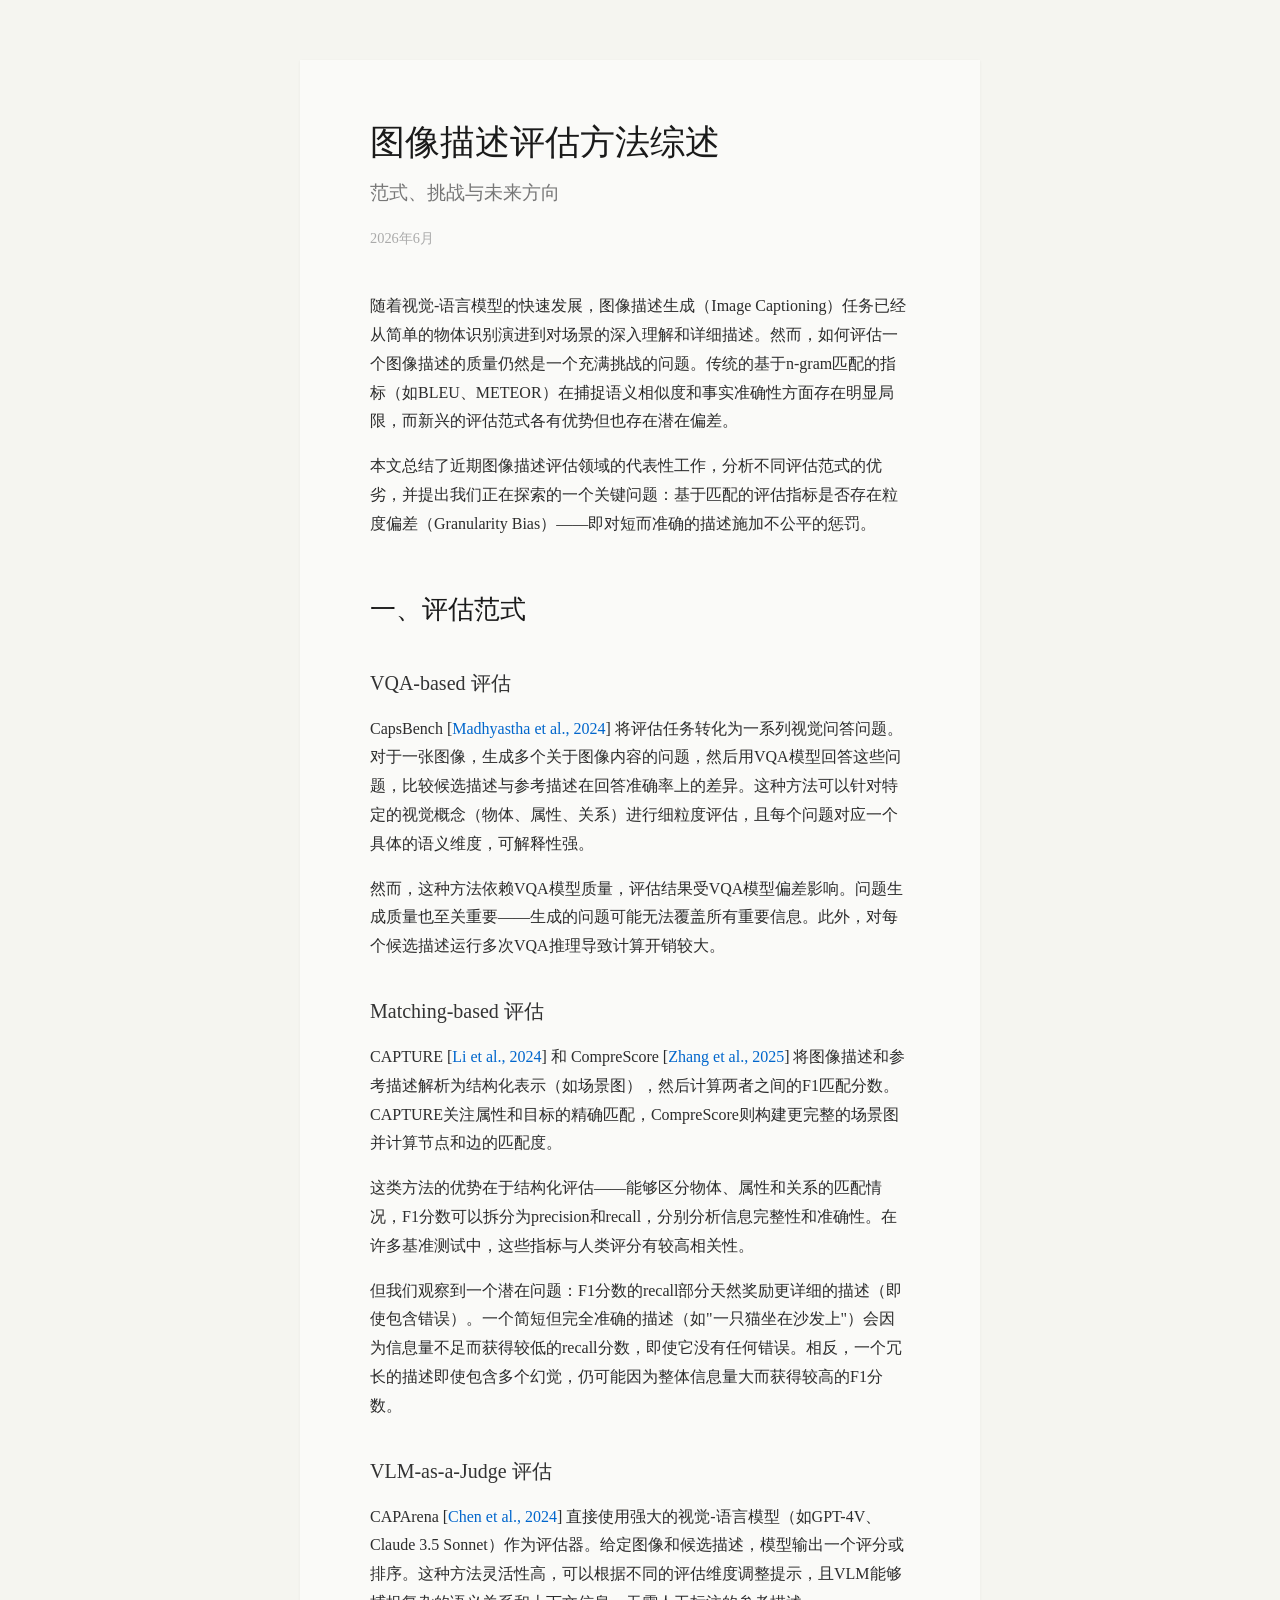
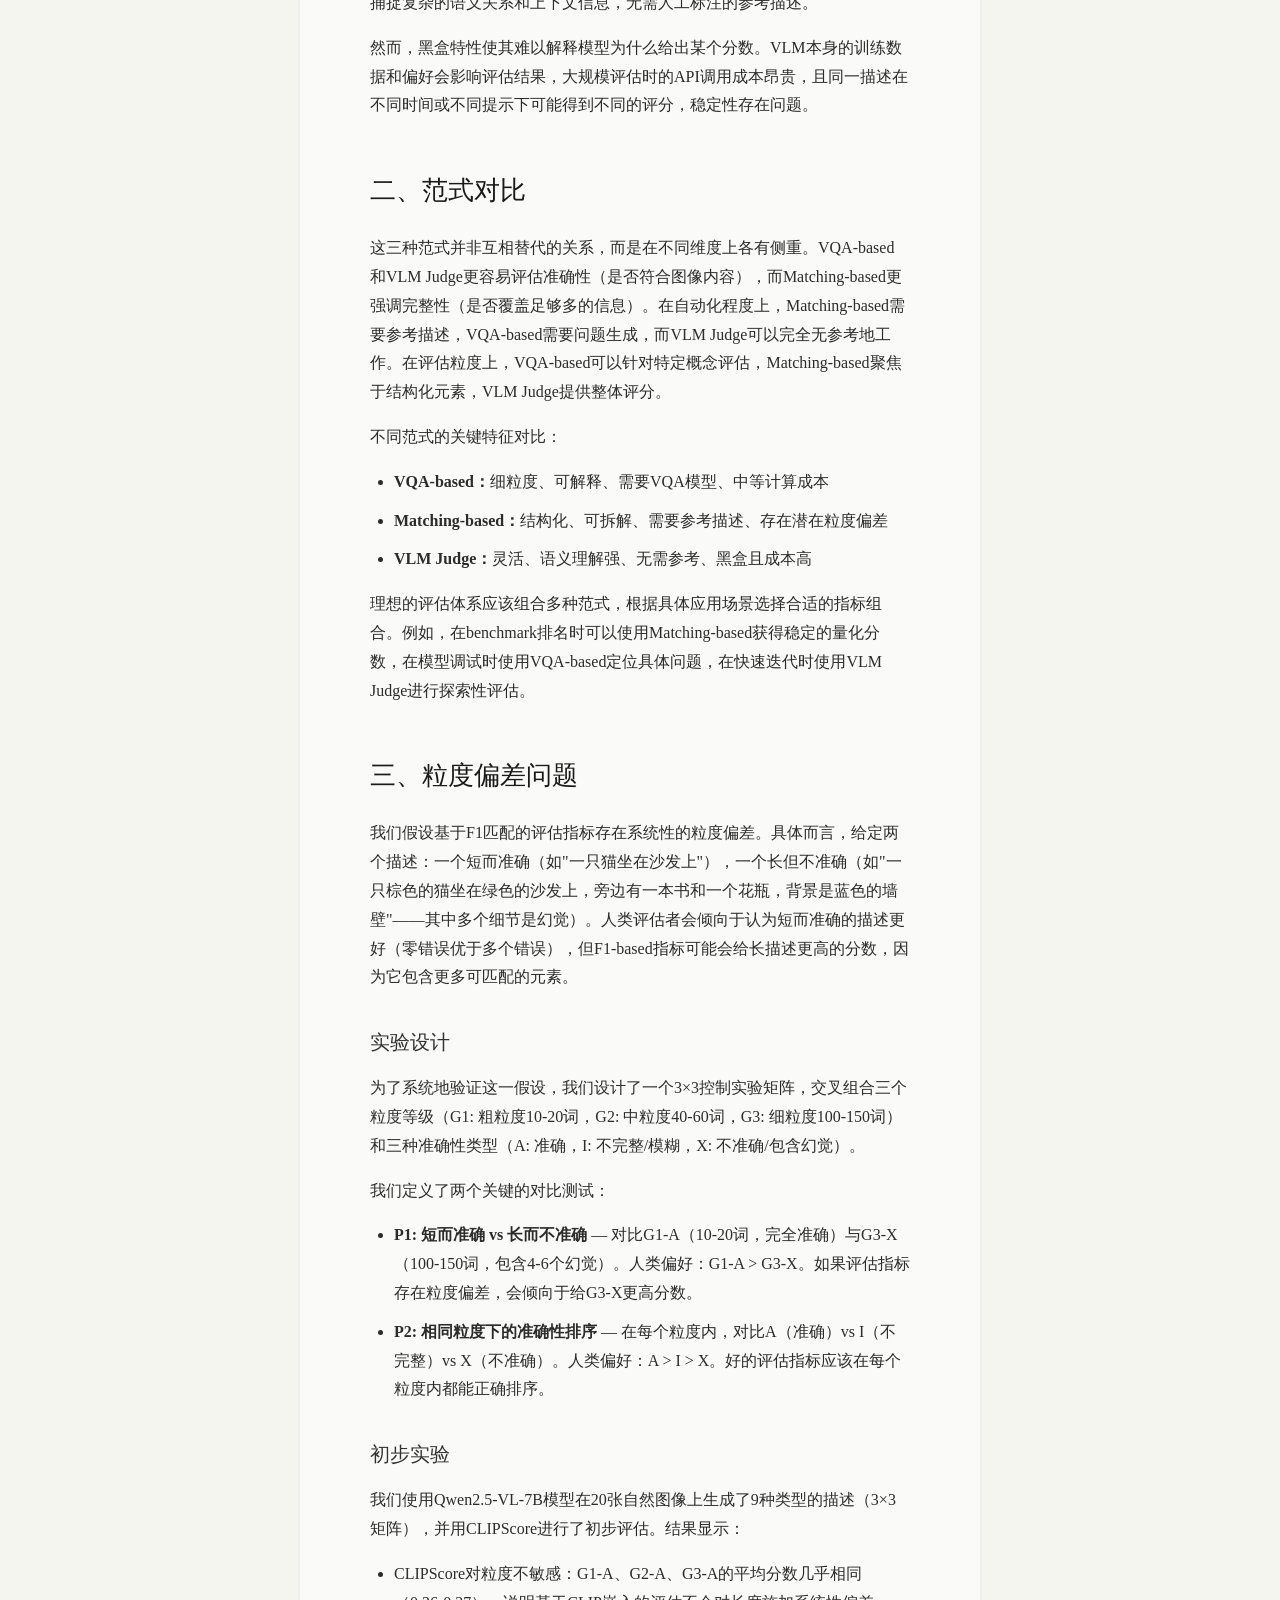
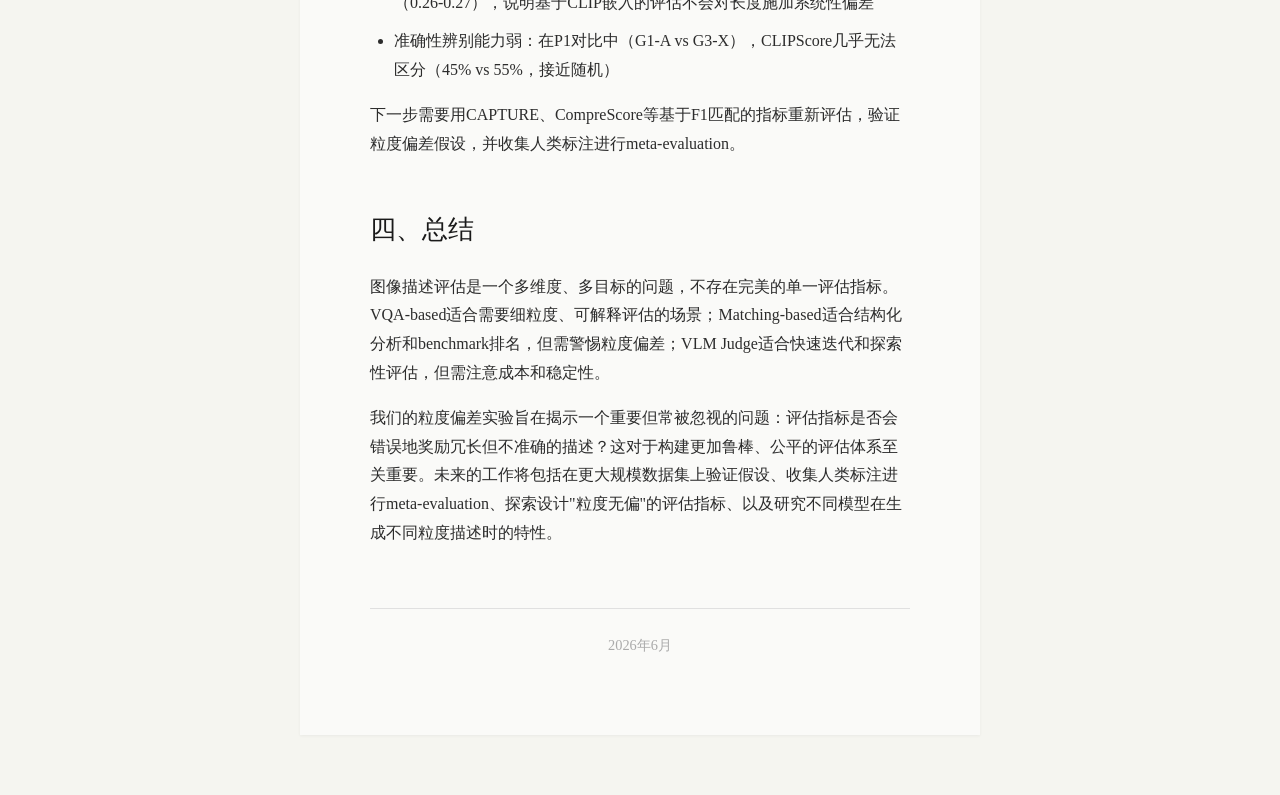
<file: blog/index.html>
<!DOCTYPE html>
<html lang="zh-CN">
<head>
    <meta charset="UTF-8">
    <meta name="viewport" content="width=device-width, initial-scale=1.0">
    <title>图像描述评估方法综述</title>
    <link rel="stylesheet" href="style.css">
</head>
<body>
    <article class="container">
        <header>
            <h1>图像描述评估方法综述</h1>
            <p class="subtitle">范式、挑战与未来方向</p>
            <p class="meta">2026年6月</p>
        </header>

        <section id="intro">
            <p>随着视觉-语言模型的快速发展，图像描述生成（Image Captioning）任务已经从简单的物体识别演进到对场景的深入理解和详细描述。然而，如何评估一个图像描述的质量仍然是一个充满挑战的问题。传统的基于n-gram匹配的指标（如BLEU、METEOR）在捕捉语义相似度和事实准确性方面存在明显局限，而新兴的评估范式各有优势但也存在潜在偏差。</p>
            <p>本文总结了近期图像描述评估领域的代表性工作，分析不同评估范式的优劣，并提出我们正在探索的一个关键问题：基于匹配的评估指标是否存在粒度偏差（Granularity Bias）——即对短而准确的描述施加不公平的惩罚。</p>
        </section>

        <section id="paradigms">
            <h2>一、评估范式</h2>

            <h3>VQA-based 评估</h3>
            <p>CapsBench [<a href="https://arxiv.org/abs/2405.19092">Madhyastha et al., 2024</a>] 将评估任务转化为一系列视觉问答问题。对于一张图像，生成多个关于图像内容的问题，然后用VQA模型回答这些问题，比较候选描述与参考描述在回答准确率上的差异。这种方法可以针对特定的视觉概念（物体、属性、关系）进行细粒度评估，且每个问题对应一个具体的语义维度，可解释性强。</p>
            <p>然而，这种方法依赖VQA模型质量，评估结果受VQA模型偏差影响。问题生成质量也至关重要——生成的问题可能无法覆盖所有重要信息。此外，对每个候选描述运行多次VQA推理导致计算开销较大。</p>

            <h3>Matching-based 评估</h3>
            <p>CAPTURE [<a href="https://arxiv.org/abs/2412.08614">Li et al., 2024</a>] 和 CompreScore [<a href="https://arxiv.org/abs/2503.12329v1">Zhang et al., 2025</a>] 将图像描述和参考描述解析为结构化表示（如场景图），然后计算两者之间的F1匹配分数。CAPTURE关注属性和目标的精确匹配，CompreScore则构建更完整的场景图并计算节点和边的匹配度。</p>
            <p>这类方法的优势在于结构化评估——能够区分物体、属性和关系的匹配情况，F1分数可以拆分为precision和recall，分别分析信息完整性和准确性。在许多基准测试中，这些指标与人类评分有较高相关性。</p>
            <p>但我们观察到一个潜在问题：F1分数的recall部分天然奖励更详细的描述（即使包含错误）。一个简短但完全准确的描述（如"一只猫坐在沙发上"）会因为信息量不足而获得较低的recall分数，即使它没有任何错误。相反，一个冗长的描述即使包含多个幻觉，仍可能因为整体信息量大而获得较高的F1分数。</p>

            <h3>VLM-as-a-Judge 评估</h3>
            <p>CAPArena [<a href="https://arxiv.org/abs/2409.10695">Chen et al., 2024</a>] 直接使用强大的视觉-语言模型（如GPT-4V、Claude 3.5 Sonnet）作为评估器。给定图像和候选描述，模型输出一个评分或排序。这种方法灵活性高，可以根据不同的评估维度调整提示，且VLM能够捕捉复杂的语义关系和上下文信息，无需人工标注的参考描述。</p>
            <p>然而，黑盒特性使其难以解释模型为什么给出某个分数。VLM本身的训练数据和偏好会影响评估结果，大规模评估时的API调用成本昂贵，且同一描述在不同时间或不同提示下可能得到不同的评分，稳定性存在问题。</p>
        </section>

        <section id="analysis">
            <h2>二、范式对比</h2>

            <p>这三种范式并非互相替代的关系，而是在不同维度上各有侧重。VQA-based和VLM Judge更容易评估准确性（是否符合图像内容），而Matching-based更强调完整性（是否覆盖足够多的信息）。在自动化程度上，Matching-based需要参考描述，VQA-based需要问题生成，而VLM Judge可以完全无参考地工作。在评估粒度上，VQA-based可以针对特定概念评估，Matching-based聚焦于结构化元素，VLM Judge提供整体评分。</p>

            <p>不同范式的关键特征对比：</p>
            <ul>
                <li><strong>VQA-based：</strong>细粒度、可解释、需要VQA模型、中等计算成本</li>
                <li><strong>Matching-based：</strong>结构化、可拆解、需要参考描述、存在潜在粒度偏差</li>
                <li><strong>VLM Judge：</strong>灵活、语义理解强、无需参考、黑盒且成本高</li>
            </ul>

            <p>理想的评估体系应该组合多种范式，根据具体应用场景选择合适的指标组合。例如，在benchmark排名时可以使用Matching-based获得稳定的量化分数，在模型调试时使用VQA-based定位具体问题，在快速迭代时使用VLM Judge进行探索性评估。</p>
        </section>

        <section id="granularity-bias">
            <h2>三、粒度偏差问题</h2>

            <p>我们假设基于F1匹配的评估指标存在系统性的粒度偏差。具体而言，给定两个描述：一个短而准确（如"一只猫坐在沙发上"），一个长但不准确（如"一只棕色的猫坐在绿色的沙发上，旁边有一本书和一个花瓶，背景是蓝色的墙壁"——其中多个细节是幻觉）。人类评估者会倾向于认为短而准确的描述更好（零错误优于多个错误），但F1-based指标可能会给长描述更高的分数，因为它包含更多可匹配的元素。</p>

            <h3>实验设计</h3>
            <p>为了系统地验证这一假设，我们设计了一个3×3控制实验矩阵，交叉组合三个粒度等级（G1: 粗粒度10-20词，G2: 中粒度40-60词，G3: 细粒度100-150词）和三种准确性类型（A: 准确，I: 不完整/模糊，X: 不准确/包含幻觉）。</p>

            <p>我们定义了两个关键的对比测试：</p>
            <ul>
                <li><strong>P1: 短而准确 vs 长而不准确</strong> — 对比G1-A（10-20词，完全准确）与G3-X（100-150词，包含4-6个幻觉）。人类偏好：G1-A > G3-X。如果评估指标存在粒度偏差，会倾向于给G3-X更高分数。</li>
                <li><strong>P2: 相同粒度下的准确性排序</strong> — 在每个粒度内，对比A（准确）vs I（不完整）vs X（不准确）。人类偏好：A > I > X。好的评估指标应该在每个粒度内都能正确排序。</li>
            </ul>

            <h3>初步实验</h3>
            <p>我们使用Qwen2.5-VL-7B模型在20张自然图像上生成了9种类型的描述（3×3矩阵），并用CLIPScore进行了初步评估。结果显示：</p>
            <ul>
                <li>CLIPScore对粒度不敏感：G1-A、G2-A、G3-A的平均分数几乎相同（0.26-0.27），说明基于CLIP嵌入的评估不会对长度施加系统性偏差</li>
                <li>准确性辨别能力弱：在P1对比中（G1-A vs G3-X），CLIPScore几乎无法区分（45% vs 55%，接近随机）</li>
            </ul>

            <p>下一步需要用CAPTURE、CompreScore等基于F1匹配的指标重新评估，验证粒度偏差假设，并收集人类标注进行meta-evaluation。</p>
        </section>

        <section id="conclusion">
            <h2>四、总结</h2>
            <p>图像描述评估是一个多维度、多目标的问题，不存在完美的单一评估指标。VQA-based适合需要细粒度、可解释评估的场景；Matching-based适合结构化分析和benchmark排名，但需警惕粒度偏差；VLM Judge适合快速迭代和探索性评估，但需注意成本和稳定性。</p>
            <p>我们的粒度偏差实验旨在揭示一个重要但常被忽视的问题：评估指标是否会错误地奖励冗长但不准确的描述？这对于构建更加鲁棒、公平的评估体系至关重要。未来的工作将包括在更大规模数据集上验证假设、收集人类标注进行meta-evaluation、探索设计"粒度无偏"的评估指标、以及研究不同模型在生成不同粒度描述时的特性。</p>
        </section>

        <footer>
            <p>2026年6月</p>
        </footer>
    </article>
</body>
</html>
</file>
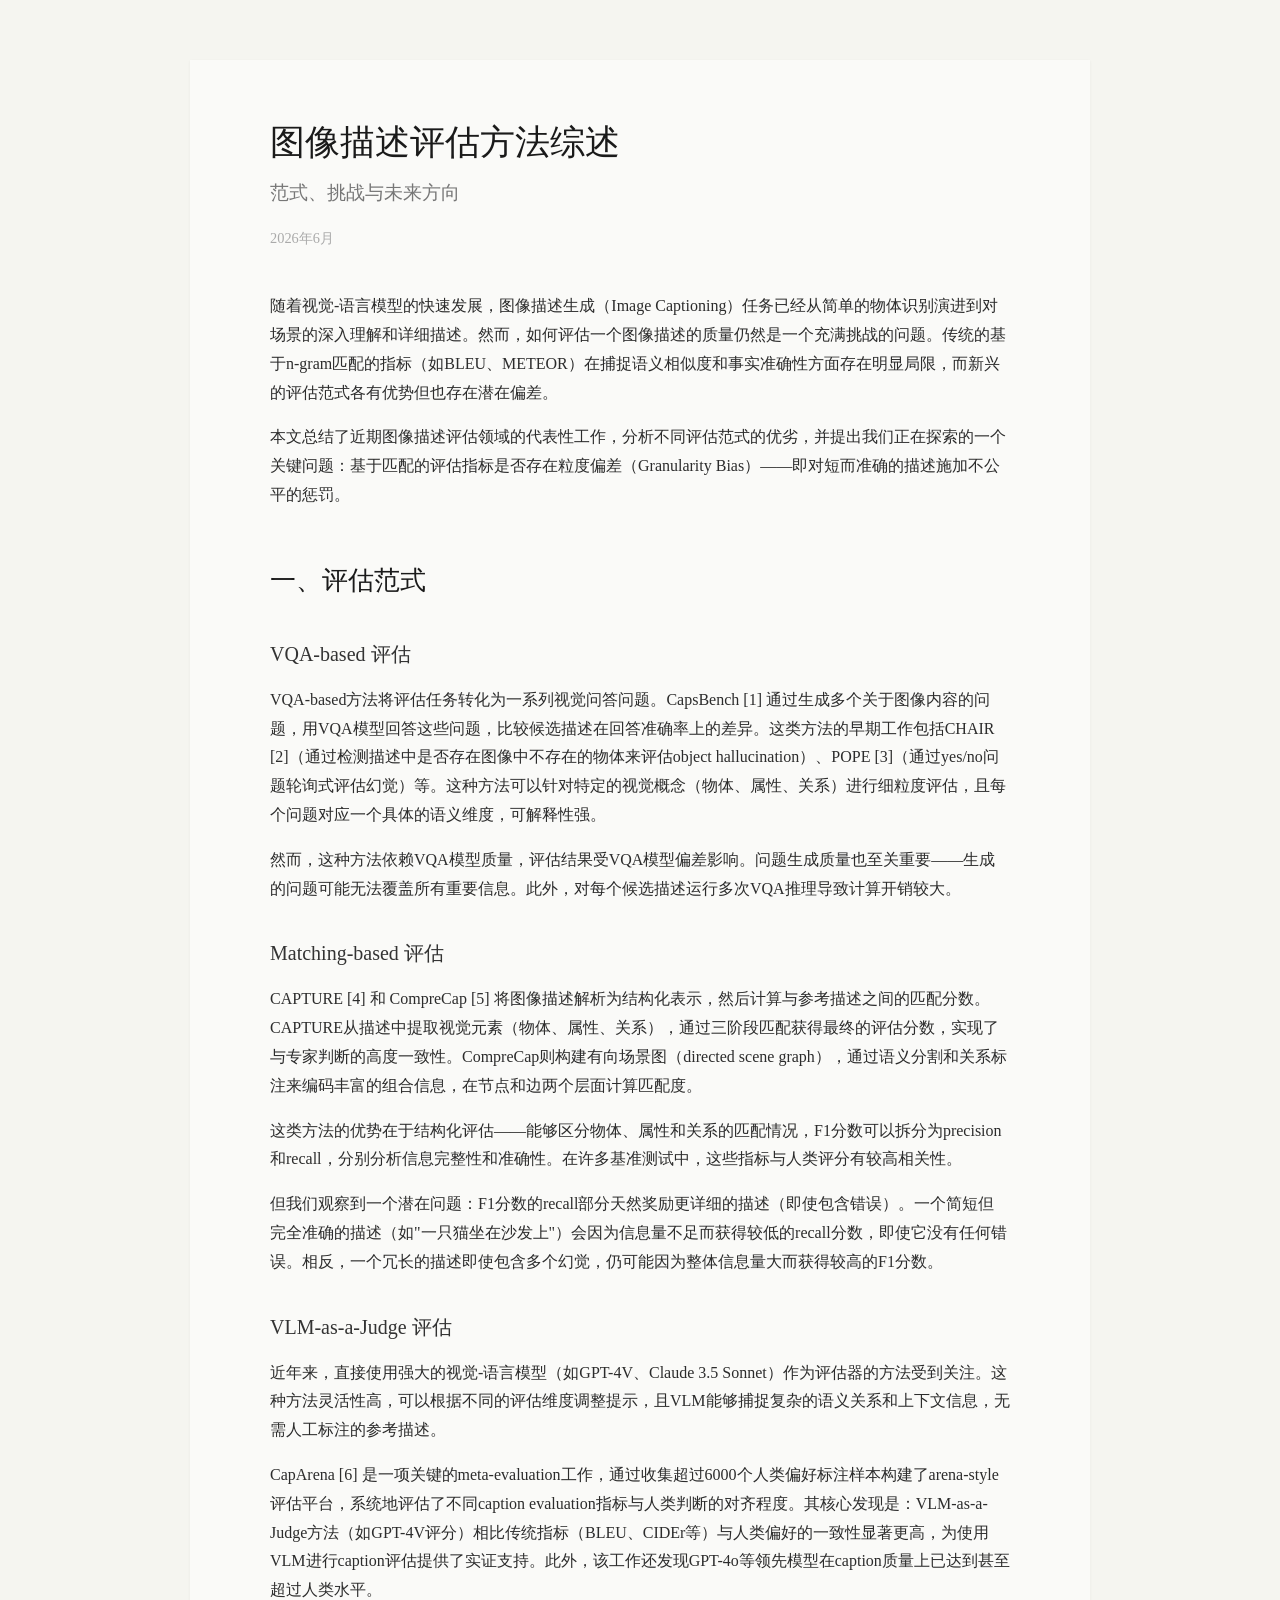
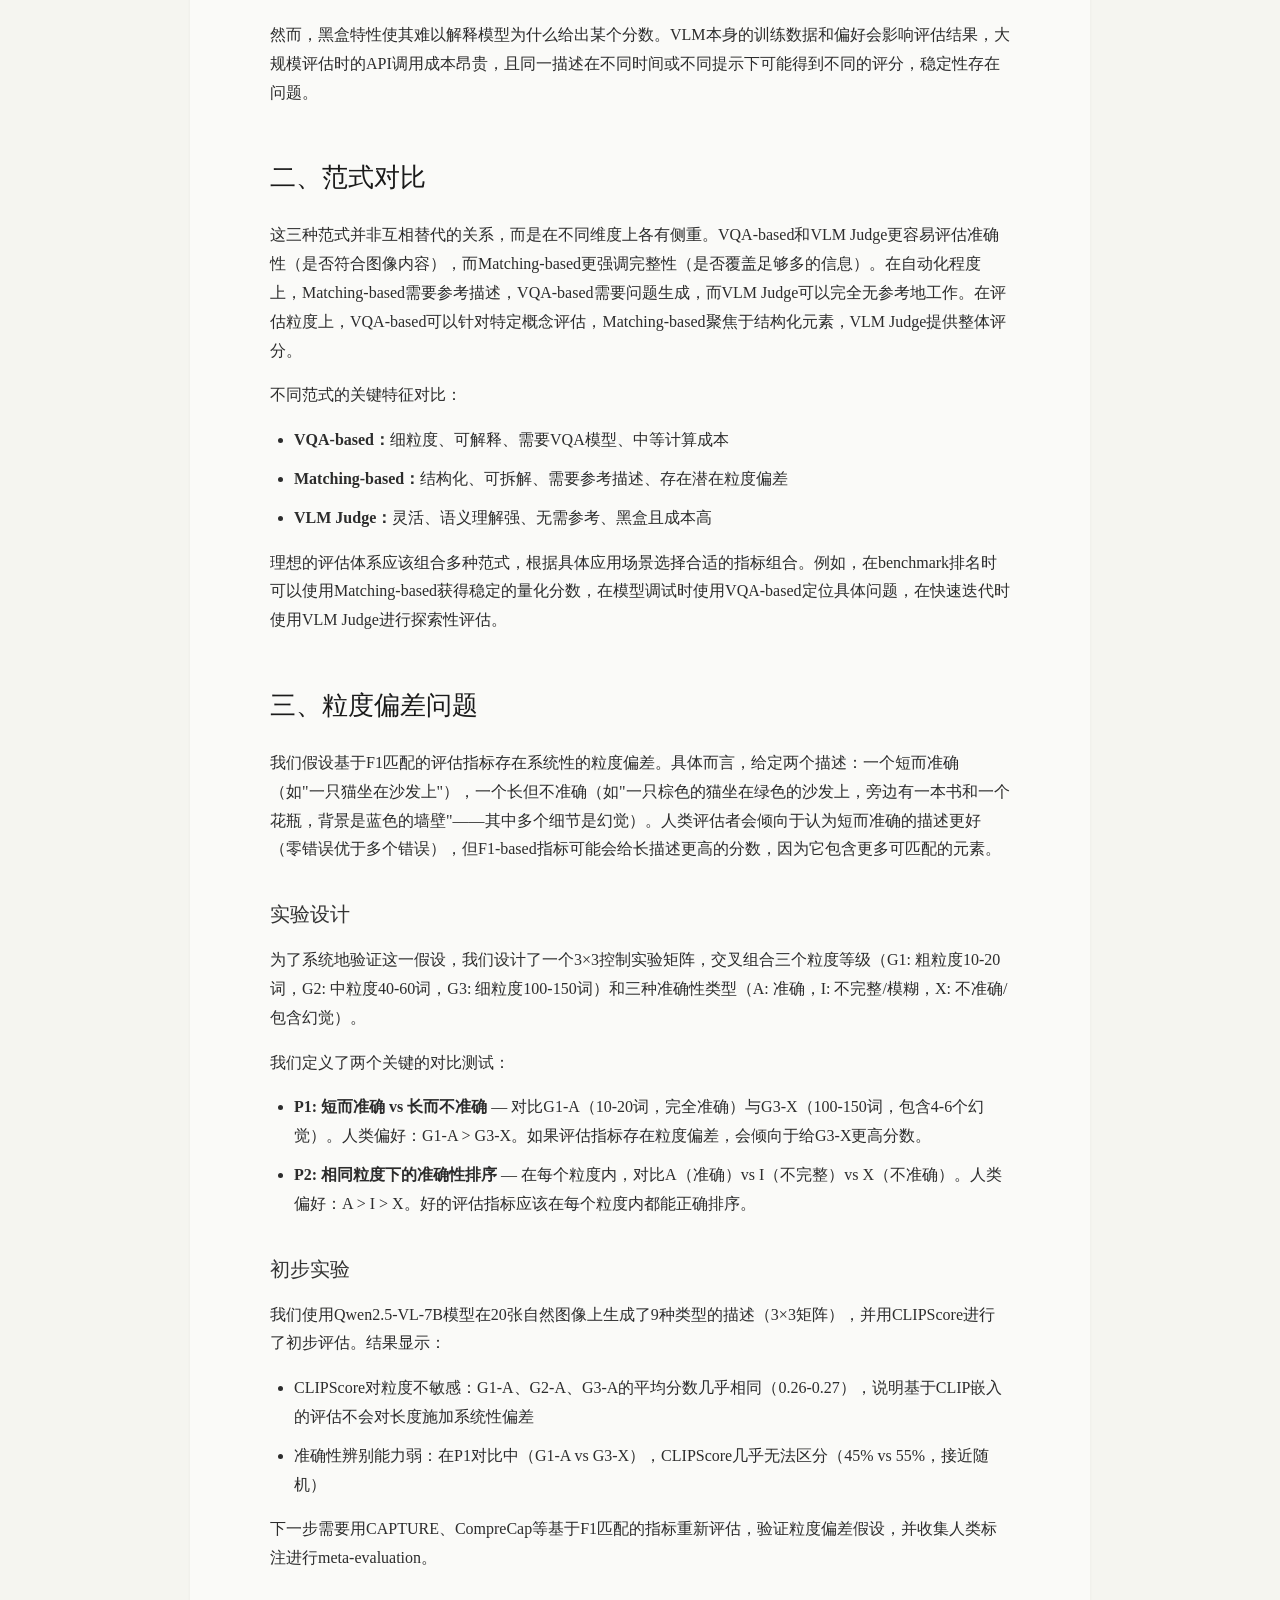
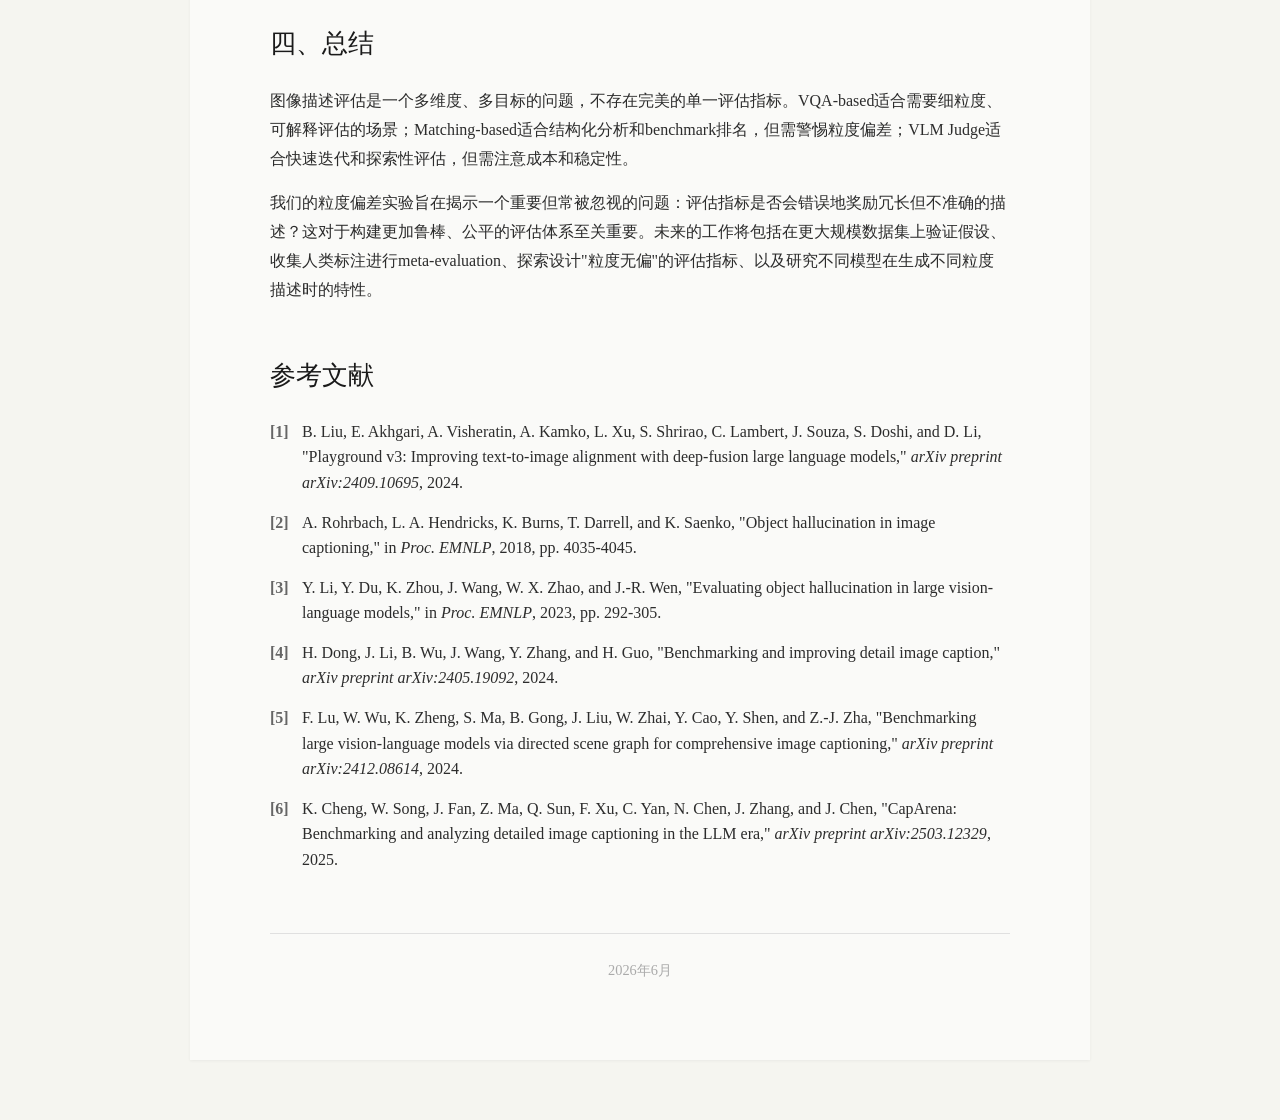
<file: docs/index.html>
<!DOCTYPE html>
<html lang="zh-CN">
<head>
    <meta charset="UTF-8">
    <meta name="viewport" content="width=device-width, initial-scale=1.0">
    <title>图像描述评估方法综述</title>
    <link rel="stylesheet" href="style.css">
</head>
<body>
    <article class="container">
        <header>
            <h1>图像描述评估方法综述</h1>
            <p class="subtitle">范式、挑战与未来方向</p>
            <p class="meta">2026年6月</p>
        </header>

        <section id="intro">
            <p>随着视觉-语言模型的快速发展，图像描述生成（Image Captioning）任务已经从简单的物体识别演进到对场景的深入理解和详细描述。然而，如何评估一个图像描述的质量仍然是一个充满挑战的问题。传统的基于n-gram匹配的指标（如BLEU、METEOR）在捕捉语义相似度和事实准确性方面存在明显局限，而新兴的评估范式各有优势但也存在潜在偏差。</p>
            <p>本文总结了近期图像描述评估领域的代表性工作，分析不同评估范式的优劣，并提出我们正在探索的一个关键问题：基于匹配的评估指标是否存在粒度偏差（Granularity Bias）——即对短而准确的描述施加不公平的惩罚。</p>
        </section>

        <section id="paradigms">
            <h2>一、评估范式</h2>

            <h3>VQA-based 评估</h3>
            <p>VQA-based方法将评估任务转化为一系列视觉问答问题。CapsBench [1] 通过生成多个关于图像内容的问题，用VQA模型回答这些问题，比较候选描述在回答准确率上的差异。这类方法的早期工作包括CHAIR [2]（通过检测描述中是否存在图像中不存在的物体来评估object hallucination）、POPE [3]（通过yes/no问题轮询式评估幻觉）等。这种方法可以针对特定的视觉概念（物体、属性、关系）进行细粒度评估，且每个问题对应一个具体的语义维度，可解释性强。</p>
            <p>然而，这种方法依赖VQA模型质量，评估结果受VQA模型偏差影响。问题生成质量也至关重要——生成的问题可能无法覆盖所有重要信息。此外，对每个候选描述运行多次VQA推理导致计算开销较大。</p>

            <h3>Matching-based 评估</h3>
            <p>CAPTURE [4] 和 CompreCap [5] 将图像描述解析为结构化表示，然后计算与参考描述之间的匹配分数。CAPTURE从描述中提取视觉元素（物体、属性、关系），通过三阶段匹配获得最终的评估分数，实现了与专家判断的高度一致性。CompreCap则构建有向场景图（directed scene graph），通过语义分割和关系标注来编码丰富的组合信息，在节点和边两个层面计算匹配度。</p>
            <p>这类方法的优势在于结构化评估——能够区分物体、属性和关系的匹配情况，F1分数可以拆分为precision和recall，分别分析信息完整性和准确性。在许多基准测试中，这些指标与人类评分有较高相关性。</p>
            <p>但我们观察到一个潜在问题：F1分数的recall部分天然奖励更详细的描述（即使包含错误）。一个简短但完全准确的描述（如"一只猫坐在沙发上"）会因为信息量不足而获得较低的recall分数，即使它没有任何错误。相反，一个冗长的描述即使包含多个幻觉，仍可能因为整体信息量大而获得较高的F1分数。</p>

            <h3>VLM-as-a-Judge 评估</h3>
            <p>近年来，直接使用强大的视觉-语言模型（如GPT-4V、Claude 3.5 Sonnet）作为评估器的方法受到关注。这种方法灵活性高，可以根据不同的评估维度调整提示，且VLM能够捕捉复杂的语义关系和上下文信息，无需人工标注的参考描述。</p>
            <p>CapArena [6] 是一项关键的meta-evaluation工作，通过收集超过6000个人类偏好标注样本构建了arena-style评估平台，系统地评估了不同caption evaluation指标与人类判断的对齐程度。其核心发现是：VLM-as-a-Judge方法（如GPT-4V评分）相比传统指标（BLEU、CIDEr等）与人类偏好的一致性显著更高，为使用VLM进行caption评估提供了实证支持。此外，该工作还发现GPT-4o等领先模型在caption质量上已达到甚至超过人类水平。</p>
            <p>然而，黑盒特性使其难以解释模型为什么给出某个分数。VLM本身的训练数据和偏好会影响评估结果，大规模评估时的API调用成本昂贵，且同一描述在不同时间或不同提示下可能得到不同的评分，稳定性存在问题。</p>
        </section>

        <section id="analysis">
            <h2>二、范式对比</h2>

            <p>这三种范式并非互相替代的关系，而是在不同维度上各有侧重。VQA-based和VLM Judge更容易评估准确性（是否符合图像内容），而Matching-based更强调完整性（是否覆盖足够多的信息）。在自动化程度上，Matching-based需要参考描述，VQA-based需要问题生成，而VLM Judge可以完全无参考地工作。在评估粒度上，VQA-based可以针对特定概念评估，Matching-based聚焦于结构化元素，VLM Judge提供整体评分。</p>

            <p>不同范式的关键特征对比：</p>
            <ul>
                <li><strong>VQA-based：</strong>细粒度、可解释、需要VQA模型、中等计算成本</li>
                <li><strong>Matching-based：</strong>结构化、可拆解、需要参考描述、存在潜在粒度偏差</li>
                <li><strong>VLM Judge：</strong>灵活、语义理解强、无需参考、黑盒且成本高</li>
            </ul>

            <p>理想的评估体系应该组合多种范式，根据具体应用场景选择合适的指标组合。例如，在benchmark排名时可以使用Matching-based获得稳定的量化分数，在模型调试时使用VQA-based定位具体问题，在快速迭代时使用VLM Judge进行探索性评估。</p>
        </section>

        <section id="granularity-bias">
            <h2>三、粒度偏差问题</h2>

            <p>我们假设基于F1匹配的评估指标存在系统性的粒度偏差。具体而言，给定两个描述：一个短而准确（如"一只猫坐在沙发上"），一个长但不准确（如"一只棕色的猫坐在绿色的沙发上，旁边有一本书和一个花瓶，背景是蓝色的墙壁"——其中多个细节是幻觉）。人类评估者会倾向于认为短而准确的描述更好（零错误优于多个错误），但F1-based指标可能会给长描述更高的分数，因为它包含更多可匹配的元素。</p>

            <h3>实验设计</h3>
            <p>为了系统地验证这一假设，我们设计了一个3×3控制实验矩阵，交叉组合三个粒度等级（G1: 粗粒度10-20词，G2: 中粒度40-60词，G3: 细粒度100-150词）和三种准确性类型（A: 准确，I: 不完整/模糊，X: 不准确/包含幻觉）。</p>

            <p>我们定义了两个关键的对比测试：</p>
            <ul>
                <li><strong>P1: 短而准确 vs 长而不准确</strong> — 对比G1-A（10-20词，完全准确）与G3-X（100-150词，包含4-6个幻觉）。人类偏好：G1-A > G3-X。如果评估指标存在粒度偏差，会倾向于给G3-X更高分数。</li>
                <li><strong>P2: 相同粒度下的准确性排序</strong> — 在每个粒度内，对比A（准确）vs I（不完整）vs X（不准确）。人类偏好：A > I > X。好的评估指标应该在每个粒度内都能正确排序。</li>
            </ul>

            <h3>初步实验</h3>
            <p>我们使用Qwen2.5-VL-7B模型在20张自然图像上生成了9种类型的描述（3×3矩阵），并用CLIPScore进行了初步评估。结果显示：</p>
            <ul>
                <li>CLIPScore对粒度不敏感：G1-A、G2-A、G3-A的平均分数几乎相同（0.26-0.27），说明基于CLIP嵌入的评估不会对长度施加系统性偏差</li>
                <li>准确性辨别能力弱：在P1对比中（G1-A vs G3-X），CLIPScore几乎无法区分（45% vs 55%，接近随机）</li>
            </ul>

            <p>下一步需要用CAPTURE、CompreCap等基于F1匹配的指标重新评估，验证粒度偏差假设，并收集人类标注进行meta-evaluation。</p>
        </section>

        <section id="conclusion">
            <h2>四、总结</h2>
            <p>图像描述评估是一个多维度、多目标的问题，不存在完美的单一评估指标。VQA-based适合需要细粒度、可解释评估的场景；Matching-based适合结构化分析和benchmark排名，但需警惕粒度偏差；VLM Judge适合快速迭代和探索性评估，但需注意成本和稳定性。</p>
            <p>我们的粒度偏差实验旨在揭示一个重要但常被忽视的问题：评估指标是否会错误地奖励冗长但不准确的描述？这对于构建更加鲁棒、公平的评估体系至关重要。未来的工作将包括在更大规模数据集上验证假设、收集人类标注进行meta-evaluation、探索设计"粒度无偏"的评估指标、以及研究不同模型在生成不同粒度描述时的特性。</p>
        </section>

        <section id="references">
            <h2>参考文献</h2>
            <ol class="references">
                <li>B. Liu, E. Akhgari, A. Visheratin, A. Kamko, L. Xu, S. Shrirao, C. Lambert, J. Souza, S. Doshi, and D. Li, "Playground v3: Improving text-to-image alignment with deep-fusion large language models," <i>arXiv preprint arXiv:2409.10695</i>, 2024.</li>
                <li>A. Rohrbach, L. A. Hendricks, K. Burns, T. Darrell, and K. Saenko, "Object hallucination in image captioning," in <i>Proc. EMNLP</i>, 2018, pp. 4035-4045.</li>
                <li>Y. Li, Y. Du, K. Zhou, J. Wang, W. X. Zhao, and J.-R. Wen, "Evaluating object hallucination in large vision-language models," in <i>Proc. EMNLP</i>, 2023, pp. 292-305.</li>
                <li>H. Dong, J. Li, B. Wu, J. Wang, Y. Zhang, and H. Guo, "Benchmarking and improving detail image caption," <i>arXiv preprint arXiv:2405.19092</i>, 2024.</li>
                <li>F. Lu, W. Wu, K. Zheng, S. Ma, B. Gong, J. Liu, W. Zhai, Y. Cao, Y. Shen, and Z.-J. Zha, "Benchmarking large vision-language models via directed scene graph for comprehensive image captioning," <i>arXiv preprint arXiv:2412.08614</i>, 2024.</li>
                <li>K. Cheng, W. Song, J. Fan, Z. Ma, Q. Sun, F. Xu, C. Yan, N. Chen, J. Zhang, and J. Chen, "CapArena: Benchmarking and analyzing detailed image captioning in the LLM era," <i>arXiv preprint arXiv:2503.12329</i>, 2025.</li>
            </ol>
        </section>

        <footer>
            <p>2026年6月</p>
        </footer>
    </article>
</body>
</html>
</file>
<file: blog/style.css>
* {
    margin: 0;
    padding: 0;
    box-sizing: border-box;
}

body {
    font-family: "Songti SC", "SimSun", "STSong", serif;
    line-height: 1.8;
    color: #2c2c2c;
    background-color: #f5f5f0;
    padding: 60px 20px;
}

.container {
    max-width: 680px;
    margin: 0 auto;
    background: #fafaf8;
    padding: 60px 70px;
    box-shadow: 0 1px 3px rgba(0, 0, 0, 0.05);
}

header {
    margin-bottom: 40px;
}

h1 {
    font-size: 2.2em;
    font-weight: 500;
    color: #1a1a1a;
    margin-bottom: 10px;
    line-height: 1.3;
    font-family: "Songti SC", "SimSun", "STSong", serif;
}

.subtitle {
    font-size: 1.2em;
    color: #777;
    margin-bottom: 16px;
    font-weight: 400;
}

.meta {
    color: #aaa;
    font-size: 0.9em;
}

h2 {
    font-size: 1.6em;
    font-weight: 500;
    color: #1a1a1a;
    margin-top: 48px;
    margin-bottom: 20px;
    font-family: "Songti SC", "SimSun", "STSong", serif;
}

h3 {
    font-size: 1.25em;
    font-weight: 500;
    color: #333;
    margin-top: 32px;
    margin-bottom: 14px;
    font-family: "Songti SC", "SimSun", "STSong", serif;
}

p {
    margin-bottom: 16px;
}

ul {
    margin-left: 24px;
    margin-bottom: 16px;
}

li {
    margin-bottom: 10px;
}

a {
    color: #0066cc;
    text-decoration: none;
}

a:hover {
    text-decoration: underline;
}

strong {
    font-weight: 600;
}

footer {
    margin-top: 60px;
    padding-top: 24px;
    border-top: 1px solid #e0e0e0;
    text-align: center;
    color: #aaa;
    font-size: 0.9em;
}

@media (max-width: 768px) {
    body {
        padding: 30px 15px;
    }

    .container {
        padding: 40px 30px;
    }

    h1 {
        font-size: 1.8em;
    }

    .subtitle {
        font-size: 1.1em;
    }

    h2 {
        font-size: 1.4em;
        margin-top: 36px;
    }

    h3 {
        font-size: 1.15em;
        margin-top: 24px;
    }
}
</file>
<file: docs/style.css>
* {
    margin: 0;
    padding: 0;
    box-sizing: border-box;
}

body {
    font-family: "Songti SC", "SimSun", "STSong", serif;
    line-height: 1.8;
    color: #2c2c2c;
    background-color: #f5f5f0;
    padding: 60px 20px;
}

.container {
    max-width: 900px;
    margin: 0 auto;
    background: #fafaf8;
    padding: 60px 80px;
    box-shadow: 0 1px 3px rgba(0, 0, 0, 0.05);
}

header {
    margin-bottom: 40px;
}

h1 {
    font-size: 2.2em;
    font-weight: 500;
    color: #1a1a1a;
    margin-bottom: 10px;
    line-height: 1.3;
    font-family: "Songti SC", "SimSun", "STSong", serif;
}

.subtitle {
    font-size: 1.2em;
    color: #777;
    margin-bottom: 16px;
    font-weight: 400;
}

.meta {
    color: #aaa;
    font-size: 0.9em;
}

h2 {
    font-size: 1.6em;
    font-weight: 500;
    color: #1a1a1a;
    margin-top: 48px;
    margin-bottom: 20px;
    font-family: "Songti SC", "SimSun", "STSong", serif;
}

h3 {
    font-size: 1.25em;
    font-weight: 500;
    color: #333;
    margin-top: 32px;
    margin-bottom: 14px;
    font-family: "Songti SC", "SimSun", "STSong", serif;
}

p {
    margin-bottom: 16px;
}

ul {
    margin-left: 24px;
    margin-bottom: 16px;
}

li {
    margin-bottom: 10px;
}

a {
    color: #0066cc;
    text-decoration: none;
}

a:hover {
    text-decoration: underline;
}

strong {
    font-weight: 600;
}

footer {
    margin-top: 60px;
    padding-top: 24px;
    border-top: 1px solid #e0e0e0;
    text-align: center;
    color: #aaa;
    font-size: 0.9em;
}

.references {
    list-style: none;
    counter-reset: ref-counter;
    margin-left: 0;
    padding-left: 0;
}

.references li {
    counter-increment: ref-counter;
    margin-bottom: 14px;
    padding-left: 2em;
    position: relative;
    line-height: 1.6;
}

.references li::before {
    content: "[" counter(ref-counter) "]";
    position: absolute;
    left: 0;
    font-weight: 600;
    color: #666;
}

@media (max-width: 960px) {
    body {
        padding: 30px 15px;
    }

    .container {
        padding: 40px 30px;
    }

    h1 {
        font-size: 1.8em;
    }

    .subtitle {
        font-size: 1.1em;
    }

    h2 {
        font-size: 1.4em;
        margin-top: 36px;
    }

    h3 {
        font-size: 1.15em;
        margin-top: 24px;
    }
}
</file>
